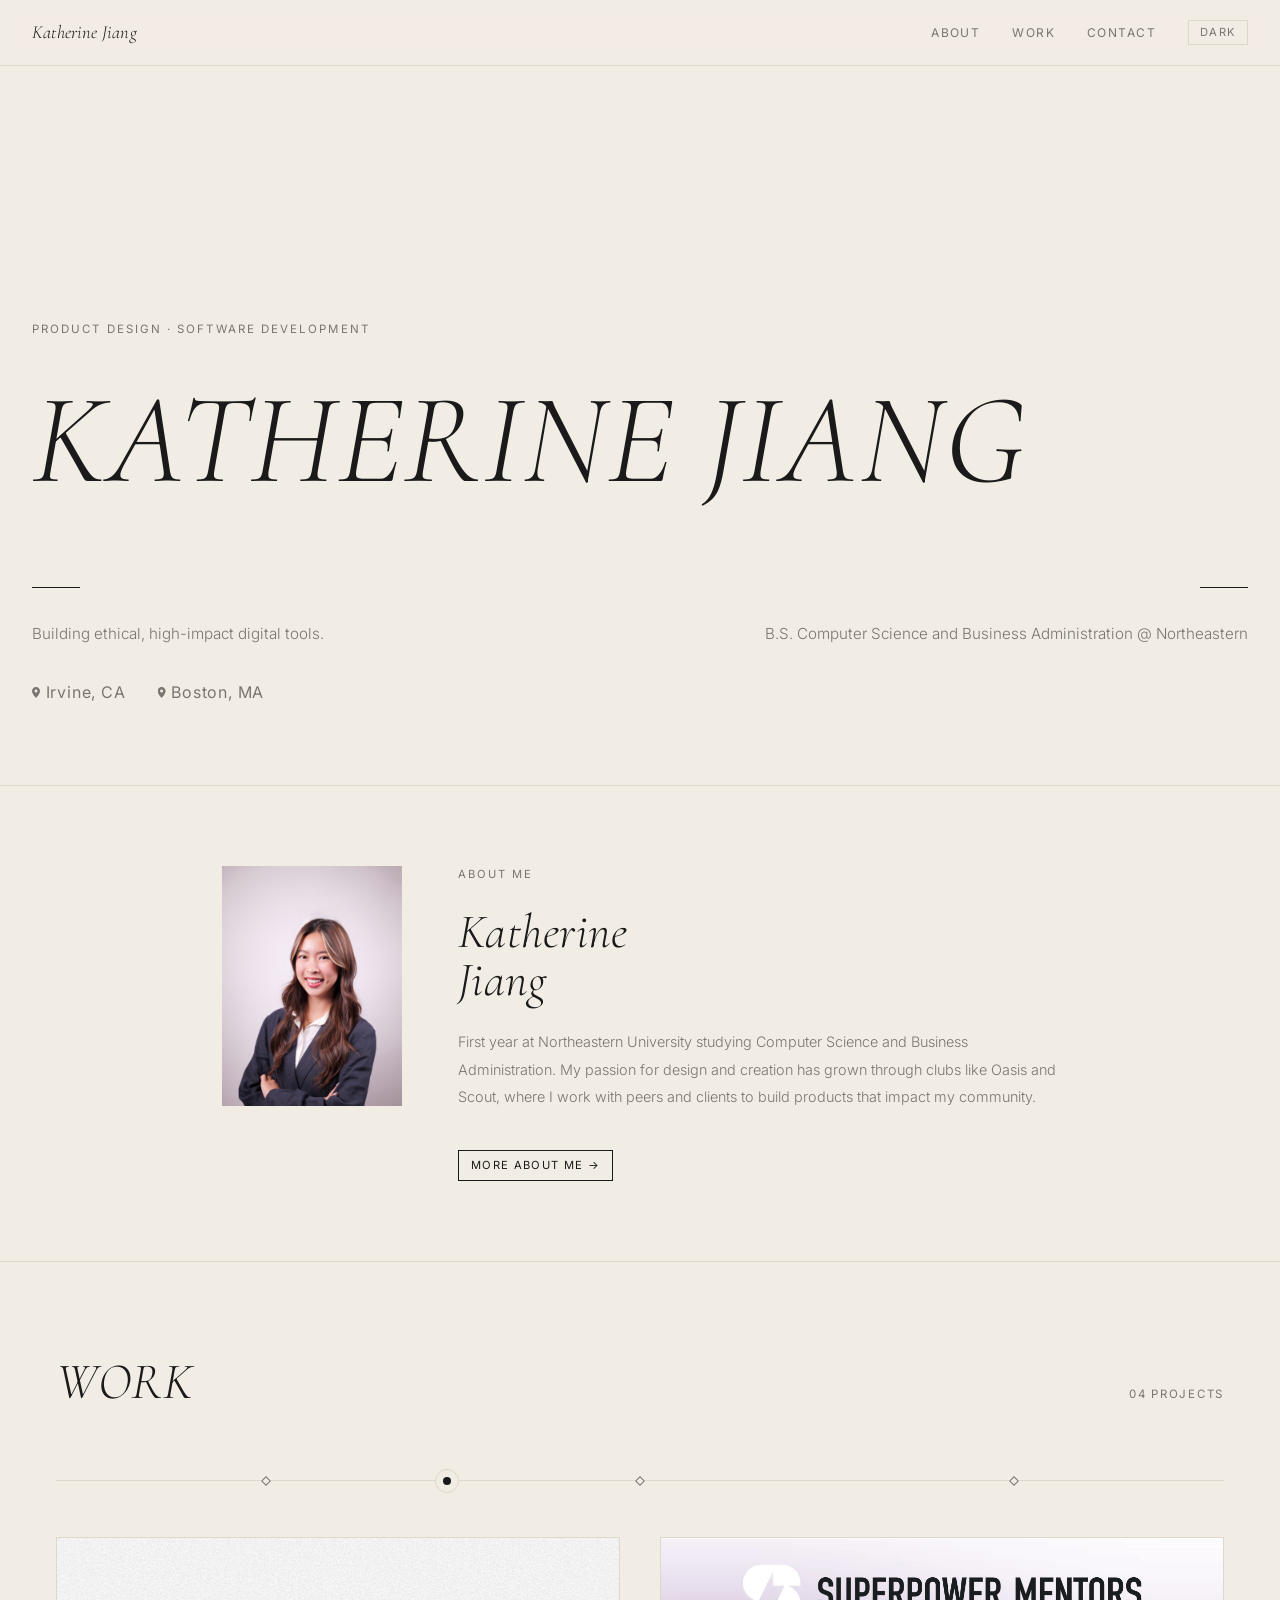
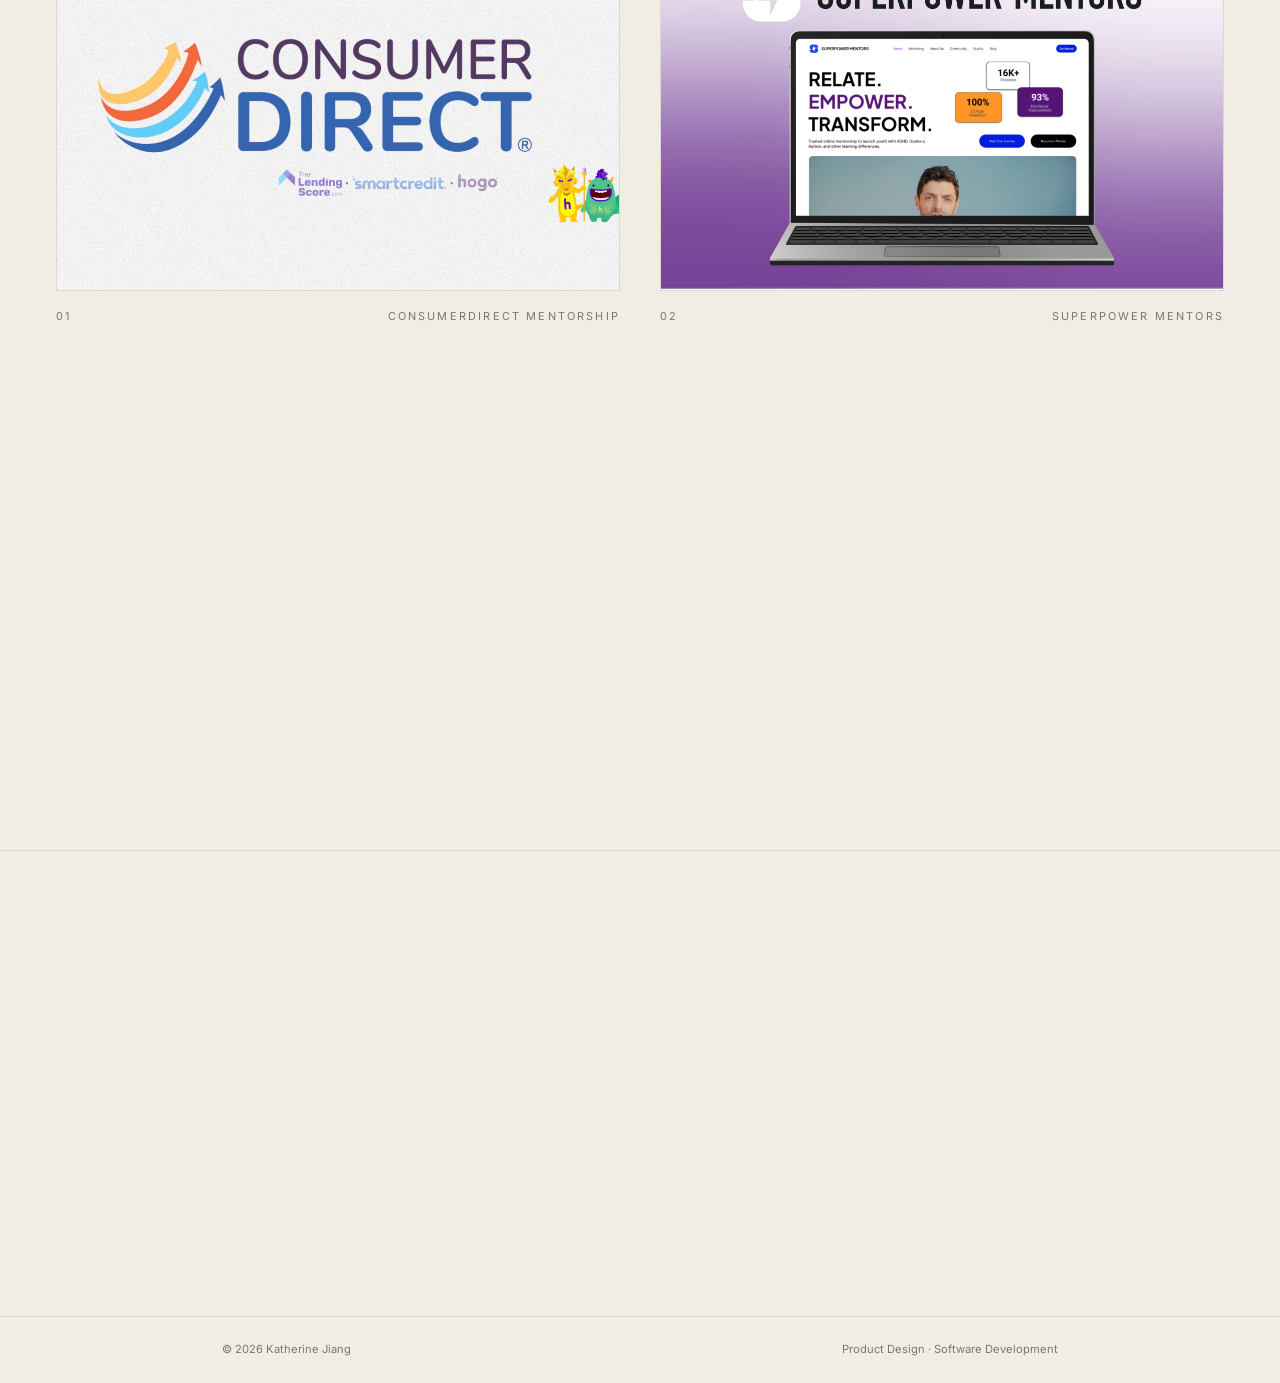
<file: index.html>
<!DOCTYPE html>
<html lang="en">
<head>
<meta charset="UTF-8"/>
<meta name="viewport" content="width=device-width,initial-scale=1"/>
<title>Katherine Jiang — Portfolio</title>
<meta name="description" content="Katherine Jiang — product designer and developer at Northeastern University. Building ethical, high-impact digital tools through UI/UX design and front-end development."/>
<link href="https://fonts.googleapis.com/css2?family=Playfair+Display:ital,wght@0,400;0,700;0,900;1,400;1,700&family=Inter:wght@300;400;500&family=Cormorant+Garamond:ital,wght@1,300;1,400&display=swap" rel="stylesheet"/>
<link rel="stylesheet" href="style.css"/>
</head>
<body>

<div id="loader"><div class="loader-initials">KJ</div></div>
<div id="progress"></div>

<nav>
  <div class="nav-inner">
    <a href="index.html" class="nav-name">Katherine Jiang</a>
    <div class="nav-right">
      <div class="nav-links">
        <a href="about.html">About</a>
        <a href="projects.html">Work</a>
        <a href="#contact">Contact</a>
      </div>
      <button class="dark-toggle" onclick="toggleDark()" id="darkBtn">Dark</button>
    </div>
  </div>
</nav>

<div class="hero fade-in">
  <div class="hero-eyebrow">Product Design · Software Development</div>
  <div style="margin:1.5rem 0 3rem 0">
    <h1 class="hero-title hero-title-inline">Katherine Jiang</h1>
  </div>
  <div class="hero-bottom">
    <div class="hero-sub-row">
      <div>
        <div class="hero-divider"></div>
        <p class="hero-sub">Building ethical, high-impact digital tools.</p>
      </div>
      <div>
        <div class="hero-divider" style="margin-left:auto"></div>
        <p class="hero-edu">B.S. Computer Science and Business Administration @ Northeastern</p>
      </div>
    </div>
    <div class="hero-meta">
      <span class="location-item">Irvine, CA</span>
      <span class="location-item">Boston, MA</span>
    </div>
  </div>
</div>

<section class="home-about">
  <div class="wrap">
    <div class="home-about-grid fade-in">
      <img src="katherine.jpg" alt="Katherine Jiang" class="home-about-img"/>
      <div>
        <div class="section-eyebrow">About Me</div>
        <div class="about-name">Katherine<br>Jiang</div>
        <p class="about-text">First year at Northeastern University studying Computer Science and Business Administration. My passion for design and creation has grown through clubs like Oasis and Scout, where I work with peers and clients to build products that impact my community.</p>
        <a href="about.html" class="proj-cta" style="display:inline-flex;margin-top:1.5rem">More About Me →</a>
      </div>
    </div>
  </div>
</section>

<section class="home-projects">
  <div class="work-wide">
    <div class="work-header fade-in">
      <h2 class="work-title">Work</h2>
      <span class="work-count">04 Projects</span>
    </div>

    <div class="work-rule fade-in">
      <i style="--x:18%"></i>
      <span class="dot" style="--x:33.5%"></span>
      <i style="--x:50%"></i>
      <i style="--x:82%"></i>
    </div>

    <div class="work-grid">

      <a href="cd-mentorship.html" class="work-card fade-in">
        <div class="work-card-img">
          <img src="cd-hero.jpg" alt="ConsumerDirect brand banner — the ConsumerDirect logo with its product family and Hogo mascot characters"/>
        </div>
        <div class="work-card-meta"><span>01</span><span>ConsumerDirect Mentorship</span></div>
      </a>

      <a href="superpower-mentors.html" class="work-card fade-in">
        <div class="work-card-img">
          <img src="scout-hero.jpg" alt="Superpower Mentors — brand banner showing the redesigned home page on a laptop"/>
        </div>
        <div class="work-card-meta"><span>02</span><span>Superpower Mentors</span></div>
      </a>

      <a href="emerald-city-pet-shelter.html" class="work-card fade-in">
        <div class="work-card-img">
          <img src="shelter-hero.jpg" alt="Emerald City Pet Shelter brand banner — Cookie's Dashboard shown on a laptop over a green paw-print pattern"/>
        </div>
        <div class="work-card-meta"><span>03</span><span>Emerald City Pet Shelter</span></div>
      </a>

      <a href="groove-scout.html" class="work-card fade-in">
        <div class="work-card-img">
          <img src="groove-scout-hero.jpg" alt="Groove Scout brand banner — the title and tagline Discover your next vinyl, framed by two grey vinyl records on a pale mint background"/>
        </div>
        <div class="work-card-meta"><span>04</span><span>Groove Scout</span></div>
      </a>

    </div>
  </div>
</section>

<section id="contact">
  <div class="wrap fade-in">
    <div class="contact-grid">
      <div>
        <div class="section-eyebrow">Contact</div>
        <div class="contact-big">Let's work<br><em>together.</em></div>
        <p class="contact-sub">Looking to leverage my technical foundation and business intuition to help teams build the next generation of ethical, high-impact digital tools.</p>
      </div>
      <div>
        <div class="contact-links">
          <a href="mailto:katherine.jiang07@gmail.com" class="contact-link">Email <span>katherine.jiang07@gmail.com →</span></a>
          <a href="https://www.linkedin.com/in/katherine-jiang-96b09b2a9/" target="_blank" class="contact-link">LinkedIn <span>View Profile →</span></a>
          <a href="https://github.com/katherjne" target="_blank" class="contact-link">GitHub <span>View Profile →</span></a>
          <a href="resume.pdf" download class="contact-link">Résumé <span>Download PDF →</span></a>
        </div>
      </div>
    </div>
  </div>
</section>

<footer>
  <div class="foot-inner">
    <span>© 2026 Katherine Jiang</span>
    <span>Product Design · Software Development</span>
  </div>
</footer>

<script>
window.addEventListener('load',()=>{
  if(localStorage.getItem('dark')==='1'){document.body.classList.add('dark');document.getElementById('darkBtn').textContent='Light'}
  setTimeout(()=>{document.getElementById('loader').classList.add('hide')},1200);
});
window.addEventListener('scroll',()=>{
  var s=document.documentElement.scrollTop;
  var h=document.documentElement.scrollHeight-window.innerHeight;
  document.getElementById('progress').style.width=(s/h*100)+'%';
});
var obs=new IntersectionObserver((entries)=>{
  entries.forEach(e=>{if(e.isIntersecting)e.target.classList.add('visible')});
},{threshold:.12});
document.querySelectorAll('.fade-in').forEach(el=>obs.observe(el));
setTimeout(()=>document.querySelector('.hero').classList.add('visible'),1300);
function toggleDark(){
  document.body.classList.toggle('dark');
  var isDark=document.body.classList.contains('dark');
  document.getElementById('darkBtn').textContent=isDark?'Light':'Dark';
  localStorage.setItem('dark',isDark?'1':'0');
}
</script>
</body>
</html>
</file>
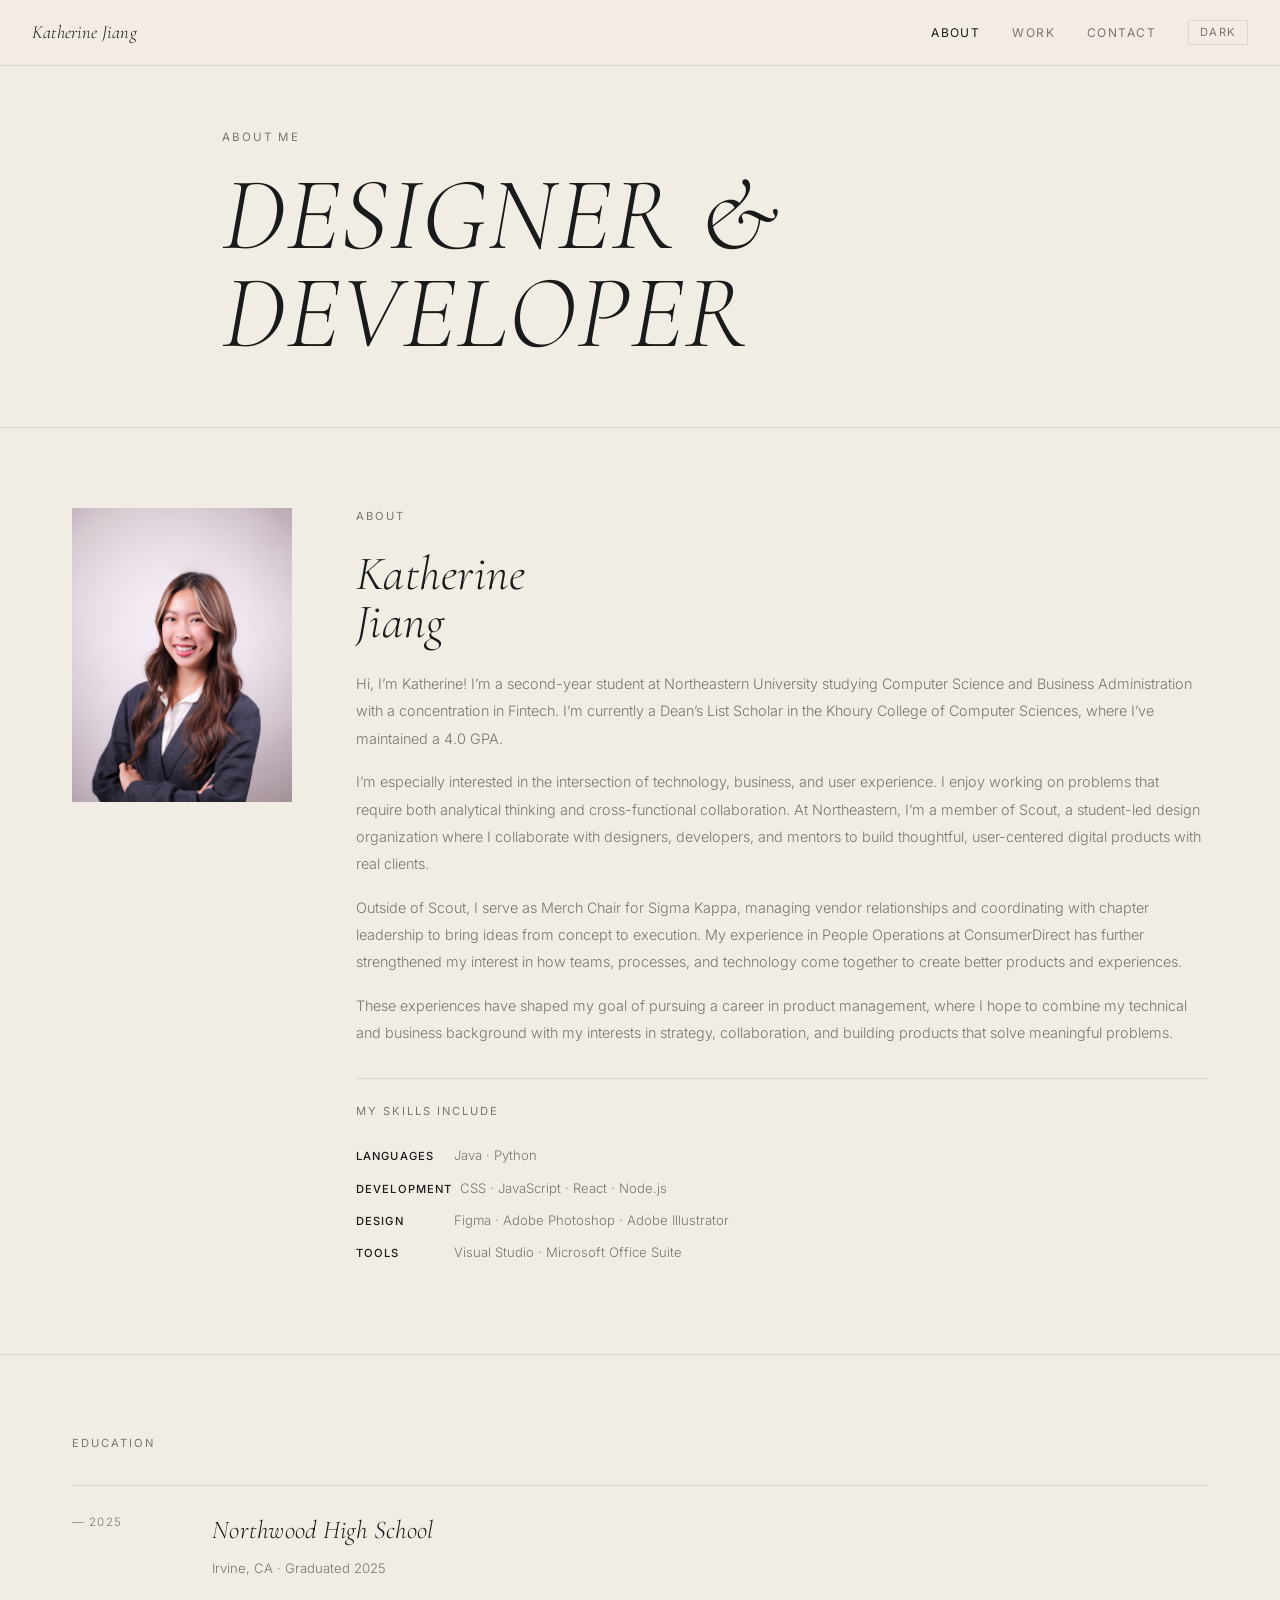
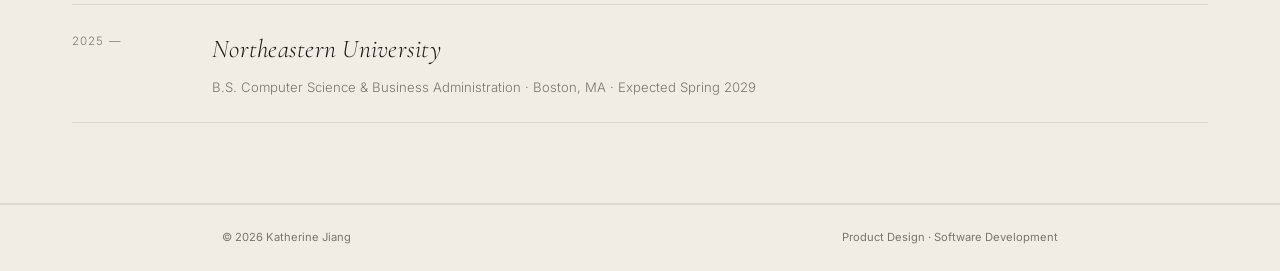
<file: about.html>
<!DOCTYPE html>
<html lang="en">
<head>
<meta charset="UTF-8"/>
<meta name="viewport" content="width=device-width,initial-scale=1"/>
<title>About — Katherine Jiang</title>
<meta name="description" content="About Katherine Jiang — first year at Northeastern University studying Computer Science and Business Administration, with a focus on UI/UX design and front-end development."/>
<link href="https://fonts.googleapis.com/css2?family=Playfair+Display:ital,wght@0,400;0,700;0,900;1,400;1,700&family=Inter:wght@300;400;500&family=Cormorant+Garamond:ital,wght@1,300;1,400&display=swap" rel="stylesheet"/>
<link rel="stylesheet" href="style.css"/>
</head>
<body>

<div id="loader"><div class="loader-initials">KJ</div></div>
<div id="progress"></div>

<nav>
  <div class="nav-inner">
    <a href="index.html" class="nav-name">Katherine Jiang</a>
    <div class="nav-right">
      <div class="nav-links">
        <a href="about.html" class="active">About</a>
        <a href="projects.html">Work</a>
        <a href="index.html#contact">Contact</a>
      </div>
      <button class="dark-toggle" onclick="toggleDark()" id="darkBtn">Dark</button>
    </div>
  </div>
</nav>

<section class="page-header fade-in">
  <div class="wrap">
    <div class="page-eyebrow">About Me</div>
    <h1 class="page-title">
      DESIGNER &amp;<br>DEVELOPER
    </h1>
  </div>
</section>

<section class="about-section">
  <div class="wide-wrap">
    <div class="about-grid fade-in">
      <img src="katherine.jpg" alt="Katherine Jiang" class="about-img"/>
      <div>
        <div class="section-eyebrow">About</div>
        <div class="about-name">Katherine<br>Jiang</div>
        <p class="about-text">Hi, I’m Katherine! I’m a second-year student at Northeastern University studying Computer Science and Business Administration with a concentration in Fintech. I’m currently a Dean’s List Scholar in the Khoury College of Computer Sciences, where I’ve maintained a 4.0 GPA.</p>
        <p class="about-text">I’m especially interested in the intersection of technology, business, and user experience. I enjoy working on problems that require both analytical thinking and cross-functional collaboration. At Northeastern, I’m a member of Scout, a student-led design organization where I collaborate with designers, developers, and mentors to build thoughtful, user-centered digital products with real clients.</p>
        <p class="about-text">Outside of Scout, I serve as Merch Chair for Sigma Kappa, managing vendor relationships and coordinating with chapter leadership to bring ideas from concept to execution. My experience in People Operations at ConsumerDirect has further strengthened my interest in how teams, processes, and technology come together to create better products and experiences.</p>
        <p class="about-text">These experiences have shaped my goal of pursuing a career in product management, where I hope to combine my technical and business background with my interests in strategy, collaboration, and building products that solve meaningful problems.</p>
        <div class="skills-block">
          <div class="section-eyebrow">My Skills Include</div>
          <div class="skills-row"><span class="skills-label">Languages</span><span class="skills-val">Java · Python</span></div>
          <div class="skills-row"><span class="skills-label">Development</span><span class="skills-val">CSS · JavaScript · React · Node.js</span></div>
          <div class="skills-row"><span class="skills-label">Design</span><span class="skills-val">Figma · Adobe Photoshop · Adobe Illustrator</span></div>
          <div class="skills-row"><span class="skills-label">Tools</span><span class="skills-val">Visual Studio · Microsoft Office Suite</span></div>
        </div>
      </div>
    </div>
  </div>
</section>

<section class="about-section">
  <div class="wide-wrap">
    <div class="timeline-section fade-in">
      <div class="section-eyebrow">Education</div>
      <div class="timeline">
        <div class="timeline-entry">
          <div class="timeline-year">— 2025</div>
          <div class="timeline-content">
            <div class="timeline-school">Northwood High School</div>
            <div class="timeline-detail">Irvine, CA · Graduated 2025</div>
          </div>
        </div>
        <div class="timeline-entry">
          <div class="timeline-year">2025 —</div>
          <div class="timeline-content">
            <div class="timeline-school">Northeastern University</div>
            <div class="timeline-detail">B.S. Computer Science &amp; Business Administration · Boston, MA · Expected Spring 2029</div>
          </div>
        </div>
      </div>
    </div>
  </div>
</section>

<footer>
  <div class="foot-inner">
    <span>© 2026 Katherine Jiang</span>
    <span>Product Design · Software Development</span>
  </div>
</footer>

<script>
window.addEventListener('load',()=>{
  if(localStorage.getItem('dark')==='1'){document.body.classList.add('dark');document.getElementById('darkBtn').textContent='Light'}
  setTimeout(()=>{document.getElementById('loader').classList.add('hide')},1200);
});
window.addEventListener('scroll',()=>{
  var s=document.documentElement.scrollTop;
  var h=document.documentElement.scrollHeight-window.innerHeight;
  document.getElementById('progress').style.width=(s/h*100)+'%';
});
var obs=new IntersectionObserver((entries)=>{
  entries.forEach(e=>{if(e.isIntersecting)e.target.classList.add('visible')});
},{threshold:.12});
document.querySelectorAll('.fade-in').forEach(el=>obs.observe(el));
setTimeout(()=>document.querySelector('.page-header').classList.add('visible'),1300);
function toggleDark(){
  document.body.classList.toggle('dark');
  var isDark=document.body.classList.contains('dark');
  document.getElementById('darkBtn').textContent=isDark?'Light':'Dark';
  localStorage.setItem('dark',isDark?'1':'0');
}
</script>
</body>
</html>
</file>
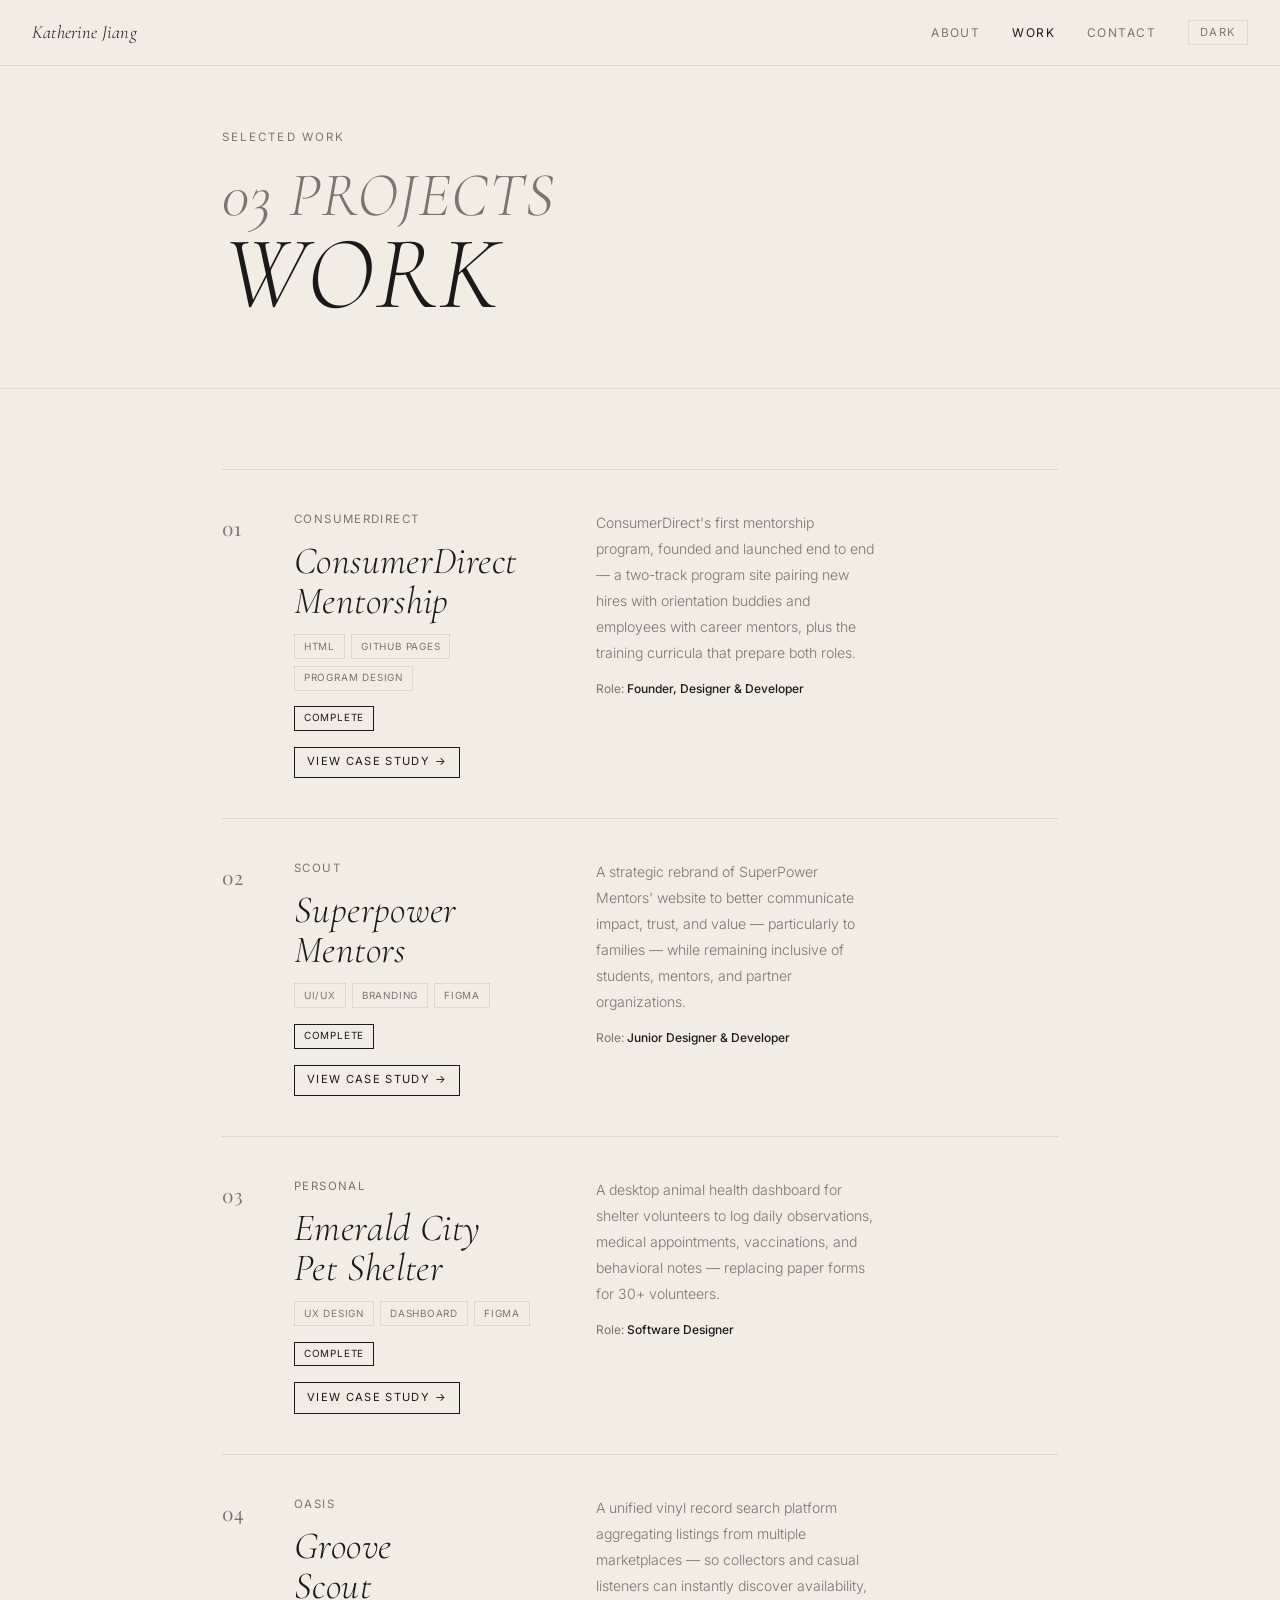
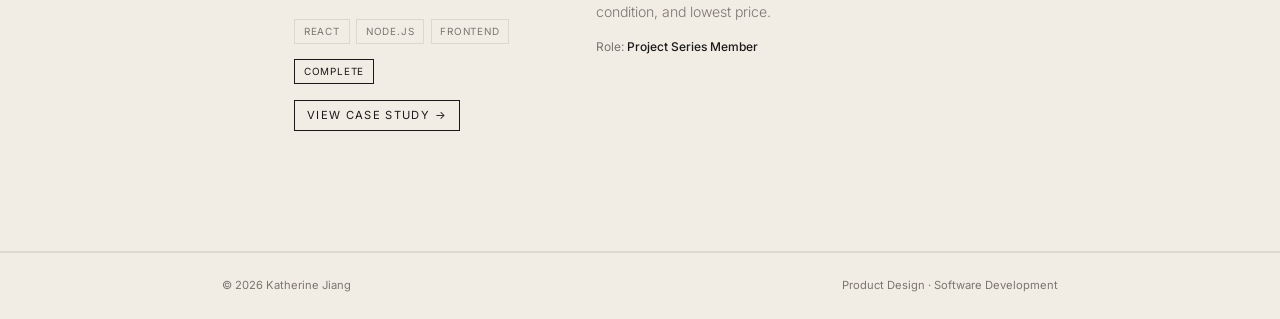
<file: projects.html>
<!DOCTYPE html>
<html lang="en">
<head>
<meta charset="UTF-8"/>
<meta name="viewport" content="width=device-width,initial-scale=1"/>
<title>Work — Katherine Jiang</title>
<meta name="description" content="Selected work by Katherine Jiang — UX design and front-end development projects including SuperPower Mentors, Groove Scout, and Emerald City Pet Shelter."/>
<link href="https://fonts.googleapis.com/css2?family=Playfair+Display:ital,wght@0,400;0,700;0,900;1,400;1,700&family=Inter:wght@300;400;500&family=Cormorant+Garamond:ital,wght@1,300;1,400&display=swap" rel="stylesheet"/>
<link rel="stylesheet" href="style.css"/>
</head>
<body>

<div id="loader"><div class="loader-initials">KJ</div></div>
<div id="progress"></div>

<nav>
  <div class="nav-inner">
    <a href="index.html" class="nav-name">Katherine Jiang</a>
    <div class="nav-right">
      <div class="nav-links">
        <a href="about.html">About</a>
        <a href="projects.html" class="active">Work</a>
        <a href="index.html#contact">Contact</a>
      </div>
      <button class="dark-toggle" onclick="toggleDark()" id="darkBtn">Dark</button>
    </div>
  </div>
</nav>

<section class="page-header fade-in">
  <div class="wrap">
    <div class="page-eyebrow">Selected Work</div>
    <h1 class="page-title">
      <span class="light">03 Projects</span>
      WORK
    </h1>
  </div>
</section>

<section class="project-list">
  <div class="wrap">

    <a href="cd-mentorship.html" class="project fade-in">
      <div class="proj-top">
        <div class="proj-num">01</div>
        <div>
          <div class="proj-org">ConsumerDirect</div>
          <h3 class="project-title">ConsumerDirect<br>Mentorship</h3>
          <div class="project-tags">
            <span class="tag">HTML</span><span class="tag">GitHub Pages</span><span class="tag">Program Design</span>
          </div>
          <span class="project-status complete">Complete</span>
          <div><span class="proj-cta">View Case Study →</span></div>
        </div>
        <div>
          <p class="project-desc">ConsumerDirect's first mentorship program, founded and launched end to end — a two-track program site pairing new hires with orientation buddies and employees with career mentors, plus the training curricula that prepare both roles.</p>
          <p class="proj-role">Role: <strong>Founder, Designer &amp; Developer</strong></p>
        </div>
      </div>
    </a>

    <a href="superpower-mentors.html" class="project fade-in">
      <div class="proj-top">
        <div class="proj-num">02</div>
        <div>
          <div class="proj-org">Scout</div>
          <h3 class="project-title">Superpower<br>Mentors</h3>
          <div class="project-tags">
            <span class="tag">UI/UX</span><span class="tag">Branding</span><span class="tag">Figma</span>
          </div>
          <span class="project-status complete">Complete</span>
          <div><span class="proj-cta">View Case Study →</span></div>
        </div>
        <div>
          <p class="project-desc">A strategic rebrand of SuperPower Mentors' website to better communicate impact, trust, and value — particularly to families — while remaining inclusive of students, mentors, and partner organizations.</p>
          <p class="proj-role">Role: <strong>Junior Designer &amp; Developer</strong></p>
        </div>
      </div>
    </a>

    <a href="emerald-city-pet-shelter.html" class="project fade-in">
      <div class="proj-top">
        <div class="proj-num">03</div>
        <div>
          <div class="proj-org">Personal</div>
          <h3 class="project-title">Emerald City<br>Pet Shelter</h3>
          <div class="project-tags">
            <span class="tag">UX Design</span><span class="tag">Dashboard</span><span class="tag">Figma</span>
          </div>
          <span class="project-status complete">Complete</span>
          <div><span class="proj-cta">View Case Study →</span></div>
        </div>
        <div>
          <p class="project-desc">A desktop animal health dashboard for shelter volunteers to log daily observations, medical appointments, vaccinations, and behavioral notes — replacing paper forms for 30+ volunteers.</p>
          <p class="proj-role">Role: <strong>Software Designer</strong></p>
        </div>
      </div>
    </a>

    <a href="groove-scout.html" class="project fade-in">
      <div class="proj-top">
        <div class="proj-num">04</div>
        <div>
          <div class="proj-org">Oasis</div>
          <h3 class="project-title">Groove<br>Scout</h3>
          <div class="project-tags">
            <span class="tag">React</span><span class="tag">Node.js</span><span class="tag">Frontend</span>
          </div>
          <span class="project-status complete">Complete</span>
          <div><span class="proj-cta">View Case Study →</span></div>
        </div>
        <div>
          <p class="project-desc">A unified vinyl record search platform aggregating listings from multiple marketplaces — so collectors and casual listeners can instantly discover availability, condition, and lowest price.</p>
          <p class="proj-role">Role: <strong>Project Series Member</strong></p>
        </div>
      </div>
    </a>

  </div>
</section>

<footer>
  <div class="foot-inner">
    <span>© 2026 Katherine Jiang</span>
    <span>Product Design · Software Development</span>
  </div>
</footer>

<script>
window.addEventListener('load',()=>{
  if(localStorage.getItem('dark')==='1'){document.body.classList.add('dark');document.getElementById('darkBtn').textContent='Light'}
  setTimeout(()=>{document.getElementById('loader').classList.add('hide')},1200);
});
window.addEventListener('scroll',()=>{
  var s=document.documentElement.scrollTop;
  var h=document.documentElement.scrollHeight-window.innerHeight;
  document.getElementById('progress').style.width=(s/h*100)+'%';
});
var obs=new IntersectionObserver((entries)=>{
  entries.forEach(e=>{if(e.isIntersecting)e.target.classList.add('visible')});
},{threshold:.12});
document.querySelectorAll('.fade-in').forEach(el=>obs.observe(el));
setTimeout(()=>document.querySelector('.page-header').classList.add('visible'),1300);
function toggleDark(){
  document.body.classList.toggle('dark');
  var isDark=document.body.classList.contains('dark');
  document.getElementById('darkBtn').textContent=isDark?'Light':'Dark';
  localStorage.setItem('dark',isDark?'1':'0');
}
</script>
</body>
</html>
</file>
<file: style.css>
*{margin:0;padding:0;box-sizing:border-box}
:root{--cream:#F2EDE4;--black:#1a1a1a;--gray:#7a7570;--light-gray:#ddd8ce;--max:900px;--bg:var(--cream);--fg:var(--black);--navh:66px;--cs-max:1560px;--cs-pad:3.5rem;--accent-light:#571477;--accent-dark:#c39ade}
html{scroll-behavior:smooth}
body{font-family:'Inter',sans-serif;background:var(--bg);color:var(--fg);line-height:1.6;transition:background .4s,color .4s}
/* --accent resolves per mode. Pages override --accent-light/--accent-dark inline
   on <body>; never set --accent directly there or it defeats the dark switch. */
body{--accent:var(--accent-light)}
body.dark{--bg:#1a1917;--fg:#F2EDE4;--light-gray:#333;--gray:#9a9590;--accent:var(--accent-dark)}
a{color:inherit;text-decoration:none}

/* LOADER */
#loader{position:fixed;inset:0;background:var(--black);display:flex;align-items:center;justify-content:center;z-index:1000;transition:opacity .6s}
#loader.hide{opacity:0;pointer-events:none}
.loader-initials{font-family:'Playfair Display',serif;font-size:4rem;font-weight:900;color:#F2EDE4;letter-spacing:.1em;animation:pulse 1s ease-in-out infinite}
@keyframes pulse{0%,100%{opacity:1}50%{opacity:.3}}

/* PROGRESS BAR */
#progress{position:fixed;top:0;left:0;height:2px;background:var(--fg);z-index:200;width:0%;transition:width .1s linear}

/* NAV */
nav{position:fixed;top:0;left:0;right:0;z-index:100;background:rgba(242,237,228,0.95);backdrop-filter:blur(6px);border-bottom:1px solid var(--light-gray);transition:background .4s}
body.dark nav{background:rgba(26,25,23,0.95)}
.nav-inner{margin:0 auto;padding:1.1rem 2rem;display:flex;justify-content:space-between;align-items:center}
.nav-name{font-family:'Cormorant Garamond',serif;font-style:italic;font-weight:300;font-size:1.15rem;letter-spacing:.01em}
.nav-right{display:flex;align-items:center;gap:2rem}
.nav-links{display:flex;gap:2rem;font-size:.75rem;letter-spacing:.12em;text-transform:uppercase}
.nav-links a{color:var(--gray);transition:color .2s}
.nav-links a:hover,.nav-links a.active{color:var(--fg)}
.dark-toggle{background:none;border:1px solid var(--light-gray);color:var(--gray);font-size:.7rem;letter-spacing:.1em;text-transform:uppercase;padding:.3rem .7rem;cursor:pointer;transition:all .2s;font-family:'Inter',sans-serif}
.dark-toggle:hover{border-color:var(--fg);color:var(--fg)}

.wrap{max-width:var(--max);margin:0 auto;padding:0 2rem}
.wide-wrap{max-width:1200px;margin:0 auto;padding:0 2rem}

/* FADE IN ON SCROLL */
.fade-in{opacity:0;transform:translateY(24px);transition:opacity .7s ease,transform .7s ease}
.fade-in.visible{opacity:1;transform:none}

/* HERO */
.hero{min-height:auto;display:flex;flex-direction:column;justify-content:flex-end;padding-bottom:5rem;padding-top:20rem;padding-left:2rem;padding-right:2rem;border-bottom:1px solid var(--light-gray)}
.hero-eyebrow{font-size:.72rem;letter-spacing:.18em;text-transform:uppercase;color:var(--gray);margin-bottom:1.2rem;width:100%}
.hero-title{font-family:'Playfair Display',serif;font-weight:900;line-height:.92;letter-spacing:-.01em;margin-bottom:.5rem;font-size:clamp(4rem,11.5vw,11.5vw);width:100%;text-align:left}
.hero-title .light{font-family:'Cormorant Garamond',serif;font-weight:300;font-style:italic;display:block;color:var(--gray);letter-spacing:.02em;font-size:.58em}
.hero-title-inline{font-family:'Cormorant Garamond',serif;font-style:italic;font-weight:300;text-transform:uppercase;letter-spacing:.01em;font-size:clamp(3rem,10vw,9rem);white-space:nowrap}
.hero-bottom{width:100%}
.hero-divider{width:48px;height:1px;background:var(--fg);margin:2rem 0;transition:background .4s}
.hero-sub-row{display:flex;justify-content:space-between;align-items:baseline;gap:2rem;width:100%}
.hero-sub{font-size:.95rem;color:var(--gray);max-width:none;white-space:nowrap;line-height:1.8;font-weight:300}
.hero-edu{font-size:.95rem;color:var(--gray);white-space:nowrap;line-height:1.8;font-weight:300;text-align:right}
.hero-meta{display:flex;gap:2rem;margin-top:2rem;font-size:1rem;color:var(--gray);letter-spacing:.05em}
.location-item{display:inline-flex;align-items:center;gap:.35rem}
.location-item::before{content:'';display:inline-block;width:8px;height:11px;background-color:currentColor;clip-path:path('M4 0C1.79 0 0 1.79 0 4C0 7 4 11 4 11C4 11 8 7 8 4C8 1.79 6.21 0 4 0ZM4 5.5C3.17 5.5 2.5 4.83 2.5 4C2.5 3.17 3.17 2.5 4 2.5C4.83 2.5 5.5 3.17 5.5 4C5.5 4.83 4.83 5.5 4 5.5Z');flex-shrink:0}

/* PAGE HEADER (about / projects pages) */
.page-header{padding:8rem 0 4rem;border-bottom:1px solid var(--light-gray)}
.page-eyebrow{font-size:.72rem;letter-spacing:.18em;text-transform:uppercase;color:var(--gray);margin-bottom:1.2rem}
.page-title{font-family:'Cormorant Garamond',serif;font-style:italic;font-weight:300;text-transform:uppercase;font-size:clamp(3.4rem,8.5vw,6.5rem);line-height:.95;letter-spacing:.01em}
.page-title .light{font-family:'Cormorant Garamond',serif;font-weight:300;font-style:italic;display:block;color:var(--gray);letter-spacing:.02em;font-size:.6em}

/* HOME ABOUT TEASER */
.home-about{padding:5rem 0;border-bottom:1px solid var(--light-gray)}
.home-about-grid{display:grid;grid-template-columns:180px 1fr;gap:3.5rem;align-items:start}
.home-about-img{width:100%;aspect-ratio:3/4;object-fit:cover;object-position:top}

/* HOME PROJECTS */
.home-projects{padding:5rem 0;border-bottom:1px solid var(--light-gray)}
a.project{display:block}

/* HOME WORK GRID — image-led project cards */
.work-wide{max-width:1560px;margin:0 auto;padding:0 3.5rem}
.work-rule{position:relative;height:1px;background:var(--light-gray);margin:2.5rem 0 3.5rem}
.work-rule i{position:absolute;top:50%;left:var(--x);width:7px;height:7px;background:var(--bg);border:1px solid var(--gray);transform:translate(-50%,-50%) rotate(45deg);transition:background .4s}
.work-rule .dot{position:absolute;top:50%;left:var(--x);width:24px;height:24px;border-radius:50%;border:1px solid var(--light-gray);background:var(--bg);transform:translate(-50%,-50%);display:flex;align-items:center;justify-content:center;transition:background .4s}
.work-rule .dot::after{content:'';width:8px;height:8px;border-radius:50%;background:var(--fg);transition:background .4s}

.work-grid{display:grid;grid-template-columns:1fr 1fr;gap:3.5rem 2.5rem}
.work-card{display:block}
.work-card-img{border:1px solid var(--light-gray);overflow:hidden}
.work-card-img img{width:100%;aspect-ratio:16/10;object-fit:cover;display:block;transition:transform .6s ease}
.work-card:hover .work-card-img img{transform:scale(1.03)}
.work-card-meta{display:flex;justify-content:space-between;align-items:baseline;gap:1rem;margin-top:1.1rem;font-size:.68rem;letter-spacing:.2em;text-transform:uppercase;color:var(--gray);transition:color .25s}
.work-card:hover .work-card-meta{color:var(--fg)}
.work-ph{aspect-ratio:16/10;border:1px dashed var(--gray);display:flex;flex-direction:column;align-items:center;justify-content:center;gap:.5rem;text-align:center;padding:2rem;color:var(--gray);transition:border-color .25s}
.work-card:hover .work-ph{border-color:var(--fg)}
.work-ph .ph-title{font-size:.62rem;letter-spacing:.18em;text-transform:uppercase;color:var(--fg)}
.work-ph .ph-note{font-size:.73rem;font-weight:300;line-height:1.65;max-width:32ch}

@media(max-width:820px){
  .work-wide{padding:0 2rem}
  .work-grid{grid-template-columns:1fr;gap:2.5rem}
  .work-rule .dot,.work-rule i{display:none}
}

/* ABOUT */
.about-section{padding:5rem 0;border-bottom:1px solid var(--light-gray)}
.about-grid{display:grid;grid-template-columns:220px 1fr;gap:4rem;align-items:start}
.about-img{width:100%;aspect-ratio:3/4;object-fit:cover;object-position:top}
.section-eyebrow{font-size:.7rem;letter-spacing:.18em;text-transform:uppercase;color:var(--gray);margin-bottom:1.5rem}
.about-name{font-family:'Cormorant Garamond',serif;font-style:italic;font-size:3rem;font-weight:300;letter-spacing:.01em;line-height:1;margin-bottom:1.5rem}
.about-text{font-size:.9rem;line-height:1.9;color:var(--gray);font-weight:300;margin-bottom:1rem}
.skills-block{margin-top:2rem;border-top:1px solid var(--light-gray);padding-top:1.5rem}
.skills-row{display:flex;gap:.5rem;align-items:baseline;margin-bottom:.7rem;font-size:.82rem}
.skills-label{font-weight:500;min-width:90px;font-size:.7rem;letter-spacing:.1em;text-transform:uppercase}
.skills-val{color:var(--gray);font-weight:300}

/* TIMELINE */
.timeline-section{padding-top:0}
.timeline{margin-top:2rem}
.timeline-entry{display:grid;grid-template-columns:100px 1fr;gap:2.5rem;padding:1.5rem 0;border-bottom:1px solid var(--light-gray);align-items:start}
.timeline-entry:first-child{border-top:1px solid var(--light-gray)}
.timeline-year{font-size:.72rem;letter-spacing:.1em;color:var(--gray);padding-top:.2rem;font-weight:300}
.timeline-school{font-family:'Cormorant Garamond',serif;font-style:italic;font-size:1.6rem;font-weight:300;letter-spacing:.01em;margin-bottom:.4rem}
.timeline-detail{font-size:.82rem;color:var(--gray);font-weight:300;line-height:1.7}

/* PROJECT LIST (projects.html + case-study intro lists) */
.project-list{padding:5rem 0;border-bottom:1px solid var(--light-gray)}

/* HOME WORK SECTION HEADER */
.work-header{display:flex;justify-content:space-between;align-items:baseline;margin-bottom:3.5rem}
.work-title{font-family:'Cormorant Garamond',serif;font-style:italic;font-size:3.2rem;font-weight:300;text-transform:uppercase;letter-spacing:.01em}
.work-count{font-size:.72rem;letter-spacing:.15em;text-transform:uppercase;color:var(--gray)}

.project{border-top:1px solid var(--light-gray);padding:2.5rem 0;cursor:pointer;transition:padding-left .25s,padding-right .25s,background .25s}
.project:hover{background:rgba(0,0,0,0.025);padding-left:.75rem;padding-right:.75rem}
body.dark .project:hover{background:rgba(255,255,255,0.03)}
.proj-top{display:grid;grid-template-columns:3rem 1fr 1fr 160px;gap:1.5rem;align-items:start}
.proj-thumb{width:100%;aspect-ratio:4/3;object-fit:cover;border-radius:2px;opacity:.75;transition:opacity .25s}
.project:hover .proj-thumb{opacity:1}
.proj-num{font-family:'Playfair Display',serif;font-size:1.2rem;font-weight:400;color:var(--gray);padding-top:.2rem}
.project-title{font-family:'Cormorant Garamond',serif;font-style:italic;font-size:2.4rem;font-weight:300;letter-spacing:.01em;line-height:1.05;margin-bottom:.8rem}
.proj-org{font-size:.72rem;letter-spacing:.12em;text-transform:uppercase;color:var(--gray);margin-bottom:.8rem}
.project-tags{display:flex;flex-wrap:wrap;gap:.4rem;margin-bottom:.8rem}
.tag{font-size:.62rem;letter-spacing:.08em;text-transform:uppercase;padding:.22rem .55rem;border:1px solid var(--light-gray);color:var(--gray)}
.project-status{font-size:.62rem;letter-spacing:.08em;text-transform:uppercase;padding:.22rem .55rem;background:var(--fg);color:var(--bg);display:inline-block;transition:background .4s,color .4s}
.project-status.complete{background:transparent;border:1px solid var(--fg);color:var(--fg)}
.project-desc{font-size:.88rem;line-height:1.85;color:var(--gray);font-weight:300}
.proj-role{font-size:.75rem;color:var(--gray);margin-top:.8rem}
.proj-role strong{color:var(--fg);font-weight:500}
.proj-cta{display:inline-flex;align-items:center;gap:.4rem;margin-top:1rem;font-size:.7rem;letter-spacing:.12em;text-transform:uppercase;color:var(--fg);border:1px solid var(--fg);padding:.35rem .75rem;transition:background .2s,color .2s}
.project:hover .proj-cta{background:var(--fg);color:var(--bg)}

/* DETAIL */
.detail-panel{display:none;background:var(--black);color:#F2EDE4;margin-top:0}
body.dark .detail-panel{background:#111}
.detail-panel.open{display:block;animation:slideDown .4s ease}
@keyframes slideDown{from{opacity:0;transform:translateY(-10px)}to{opacity:1;transform:none}}
.detail-inner{padding:2.5rem}
.detail-cols{display:grid;grid-template-columns:1fr 1fr;gap:2.5rem;margin-bottom:2rem}
.detail-panel h3{font-family:'Cormorant Garamond',serif;font-style:italic;font-size:1.55rem;font-weight:300;letter-spacing:.01em;margin-bottom:1rem}
.detail-panel p{font-size:.83rem;line-height:1.85;color:#bbb8b0;font-weight:300}
.detail-step{display:flex;gap:.75rem;margin-bottom:.6rem}
.step-num{font-size:.7rem;color:#666;min-width:1.4rem;padding-top:.1rem}
.step-text{font-size:.8rem;line-height:1.65;color:#bbb8b0}
.img-grid{display:grid;grid-template-columns:repeat(3,1fr);gap:.6rem;margin-top:1.5rem}
.img-grid.two{grid-template-columns:1fr 1fr}
.img-item p{font-size:.6rem;letter-spacing:.1em;text-transform:uppercase;color:#666;margin-bottom:.35rem}
.img-item img{width:100%;display:block;border-radius:2px;cursor:zoom-in}
.img-full{grid-column:1/-1}
.proto-link{display:inline-block;margin-top:1.2rem;font-size:.7rem;letter-spacing:.12em;text-transform:uppercase;color:#F2EDE4;border:1px solid #555;padding:.45rem .9rem;transition:background .2s}
.proto-link:hover{background:#222}
.close-btn{font-size:.68rem;letter-spacing:.12em;text-transform:uppercase;color:#666;cursor:pointer;text-align:right;padding-top:1.5rem}
.close-btn:hover{color:#F2EDE4}

/* LIGHTBOX */
#lightbox{position:fixed;inset:0;z-index:500;background:rgba(26,25,23,0.6);backdrop-filter:blur(12px);-webkit-backdrop-filter:blur(12px);display:flex;align-items:center;justify-content:center;opacity:0;pointer-events:none;transition:opacity .3s}
#lightbox.open{opacity:1;pointer-events:all}
#lightbox-img{max-width:90vw;max-height:88vh;object-fit:contain;border-radius:2px;box-shadow:0 8px 40px rgba(0,0,0,0.6)}
#lightbox-close{position:absolute;top:1.5rem;right:1.5rem;color:#fff;font-size:.68rem;letter-spacing:.12em;text-transform:uppercase;cursor:pointer;padding:.45rem .9rem;border:1px solid #555;transition:background .2s}
#lightbox-close:hover{background:rgba(255,255,255,0.1)}
#lightbox-caption{position:absolute;bottom:1.5rem;left:50%;transform:translateX(-50%);color:#999;font-size:.65rem;letter-spacing:.1em;text-transform:uppercase}

/* CONTACT */
#contact{padding:5rem 0}
.contact-grid{display:grid;grid-template-columns:1fr 1fr;gap:4rem;align-items:start}
.contact-big{font-family:'Cormorant Garamond',serif;font-style:italic;font-size:clamp(2.5rem,5.5vw,4.5rem);font-weight:300;letter-spacing:.01em;line-height:1;margin-bottom:1.5rem}
.contact-big em{font-style:italic;font-weight:400;color:var(--gray)}
.contact-sub{font-size:.83rem;color:var(--gray);line-height:1.85;font-weight:300;max-width:300px}
.contact-links{border-top:1px solid var(--light-gray)}
.contact-link{display:flex;justify-content:space-between;align-items:center;padding:.9rem 0;border-bottom:1px solid var(--light-gray);font-size:.82rem;transition:padding-left .2s}
.contact-link:hover{padding-left:.4rem}
.contact-link span{font-size:.72rem;color:var(--gray)}

footer{border-top:1px solid var(--light-gray);padding:1.5rem 0}
.foot-inner{max-width:var(--max);margin:0 auto;padding:0 2rem;display:flex;justify-content:space-between;font-size:.7rem;color:var(--gray)}

@media(max-width:640px){
  .about-grid{grid-template-columns:1fr}
  .proj-top{grid-template-columns:2rem 1fr}
  .proj-top>:nth-child(3){grid-column:2}
  .proj-thumb{display:none}
  .detail-cols,.contact-grid,.teaser-grid{grid-template-columns:1fr}
  .img-grid{grid-template-columns:1fr 1fr}
}

/* ============================================================
   CASE STUDY — long-form project pages
   Tokens (--navh, --cs-max, --cs-pad, --accent-*) live in :root at the
   top of this file. Per-page accents go inline on <body> as a PAIR,
   e.g. style="--accent-light:#3864AE;--accent-dark:#5CD3F5"
   ============================================================ */
.cs-navspace{height:var(--navh)}
.cs-wrap{max-width:var(--cs-max);margin:0 auto;padding:0 var(--cs-pad)}

/* CONTENTS BAR */
.cs-contents{position:sticky;top:var(--navh);z-index:90;background:var(--bg);border-bottom:1px solid var(--light-gray);transition:background .4s}
.cs-contents-inner{max-width:var(--cs-max);margin:0 auto;padding:.8rem var(--cs-pad);display:flex;gap:1.8rem;align-items:center;overflow-x:auto;scrollbar-width:none}
.cs-contents-inner::-webkit-scrollbar{display:none}
.cs-contents a{font-size:.64rem;letter-spacing:.13em;text-transform:uppercase;color:var(--gray);white-space:nowrap;transition:color .2s}
.cs-contents a:hover,.cs-contents a.active{color:var(--fg)}
.cs-contents a .n{color:var(--accent);margin-right:.4rem}
.cs-contents .cs-back{margin-left:auto;padding-left:1.5rem}

/* HERO */
.cs-hero{padding:5rem 0 3rem}
.cs-eyebrow{font-size:.68rem;letter-spacing:.18em;text-transform:uppercase;color:var(--gray);margin-bottom:2.5rem}
.cs-statement{font-family:'Cormorant Garamond',serif;font-style:italic;font-weight:300;font-size:clamp(2.3rem,5.6vw,5.2rem);line-height:1.06;letter-spacing:.01em;max-width:24ch;margin-bottom:3.5rem}
.cs-statement .em{color:var(--accent)}

/* METADATA */
.cs-meta{display:grid;grid-template-columns:repeat(auto-fit,minmax(180px,1fr));gap:2.5rem;border-top:1px solid var(--light-gray);padding-top:1.75rem}
.cs-meta-label{font-size:.6rem;letter-spacing:.16em;text-transform:uppercase;color:var(--gray);margin-bottom:.55rem}
.cs-meta-val{font-size:.85rem;line-height:1.7;font-weight:300}

/* SECTIONS — sticky left rail + wide content column */
.cs-section{padding:5.5rem 0;border-top:1px solid var(--light-gray);scroll-margin-top:calc(var(--navh) + 60px)}
.cs-grid{display:grid;grid-template-columns:240px 1fr;gap:5rem;align-items:start}
.cs-rail{position:sticky;top:calc(var(--navh) + 75px)}
.cs-num{display:block;font-size:.66rem;letter-spacing:.16em;color:var(--accent);margin-bottom:.8rem}
.cs-heading{font-family:'Cormorant Garamond',serif;font-style:italic;font-weight:300;font-size:clamp(1.9rem,2.8vw,2.7rem);letter-spacing:.01em;line-height:1}
.cs-lede{font-size:clamp(1.1rem,1.4vw,1.4rem);line-height:1.7;font-weight:300;max-width:46ch;margin-bottom:1.6rem}
.cs-body{font-size:.92rem;line-height:1.95;color:var(--gray);font-weight:300;max-width:68ch;margin-bottom:1.1rem}
.cs-body em,.cs-lede em{color:var(--fg);font-style:italic}

/* CALLOUT BOXES */
.cs-boxes{display:grid;grid-template-columns:repeat(3,1fr);gap:1.5rem;margin-top:3rem}
.cs-boxes.two{grid-template-columns:1fr 1fr}
.cs-box{border:1px solid var(--light-gray);padding:1.8rem}
.cs-box-label{font-size:.6rem;letter-spacing:.16em;text-transform:uppercase;color:var(--accent);margin-bottom:.8rem}
.cs-box-title{font-family:'Cormorant Garamond',serif;font-style:italic;font-weight:300;font-size:1.5rem;line-height:1.1;margin-bottom:.7rem}
.cs-box p{font-size:.82rem;line-height:1.8;color:var(--gray);font-weight:300}

/* STAT */
.cs-stat{display:grid;grid-template-columns:auto 1fr;gap:3rem;align-items:center;border-top:1px solid var(--light-gray);border-bottom:1px solid var(--light-gray);padding:2.75rem 0;margin:3rem 0}
.cs-stat-num{font-family:'Cormorant Garamond',serif;font-style:italic;font-weight:300;font-size:clamp(2.8rem,6vw,5rem);line-height:1;color:var(--accent);white-space:nowrap}
.cs-stat-text{font-size:.88rem;line-height:1.85;color:var(--gray);font-weight:300;max-width:46ch}

/* FIGURES */
.cs-figure{margin-top:3rem}
.cs-figure img{width:100%;display:block;cursor:zoom-in}
.cs-cap{display:flex;gap:.6rem;font-size:.6rem;letter-spacing:.14em;text-transform:uppercase;color:var(--gray);margin-top:.8rem}
.cs-cap .n{color:var(--accent)}

/* full-bleed: edge to edge, caption pulled back to the grid */
.cs-bleed{width:100%;margin:0}
.cs-bleed .cs-figure{margin-top:0}
.cs-bleed .cs-cap{max-width:var(--cs-max);margin:.8rem auto 0;padding:0 var(--cs-pad)}

/* inset: inside .cs-wrap, hairline border */
.cs-inset img{border:1px solid var(--light-gray)}
.cs-inset.narrow{max-width:1100px}

.cs-figrow{display:grid;grid-template-columns:1fr 1fr;gap:1.5rem;margin-top:3rem}
.cs-figrow.three{grid-template-columns:repeat(3,1fr)}
.cs-figrow .cs-figure{margin-top:0}

/* PLACEHOLDER (awaiting real asset) */
.cs-placeholder{display:flex;flex-direction:column;align-items:center;justify-content:center;gap:.5rem;aspect-ratio:16/9;border:1px dashed var(--gray);color:var(--gray);text-align:center;padding:2rem}
.cs-placeholder .ph-title{font-size:.66rem;letter-spacing:.16em;text-transform:uppercase;color:var(--accent)}
.cs-placeholder .ph-note{font-size:.75rem;font-weight:300;line-height:1.7;max-width:38ch}
.cs-placeholder.sm{max-width:520px;aspect-ratio:16/10;padding:1.4rem;gap:.4rem}
.cs-placeholder.sm .ph-title{font-size:.6rem}
.cs-placeholder.sm .ph-note{font-size:.7rem;line-height:1.65}

/* LINK BUTTON */
.cs-link{display:inline-flex;align-items:center;gap:.4rem;margin-top:1.6rem;font-size:.67rem;letter-spacing:.13em;text-transform:uppercase;border:1px solid var(--fg);padding:.5rem .9rem;transition:background .2s,color .2s}
.cs-link:hover{background:var(--fg);color:var(--bg)}

/* NEXT PROJECT */
.cs-next{border-top:1px solid var(--light-gray);padding:3.5rem 0}
.cs-next a{display:flex;justify-content:space-between;align-items:baseline;gap:2rem;transition:padding-left .25s}
.cs-next a:hover{padding-left:.5rem}
.cs-next-title{font-family:'Cormorant Garamond',serif;font-style:italic;font-weight:300;font-size:clamp(1.7rem,3.5vw,2.5rem);letter-spacing:.01em}
.cs-next-label{font-size:.63rem;letter-spacing:.16em;text-transform:uppercase;color:var(--gray);white-space:nowrap}

@media(max-width:1100px){
  :root{--cs-pad:2rem}
  .cs-grid{grid-template-columns:1fr;gap:2rem}
  .cs-rail{position:static}
  .cs-boxes{grid-template-columns:1fr 1fr}
}
@media(max-width:760px){
  .cs-boxes,.cs-boxes.two,.cs-figrow,.cs-figrow.three{grid-template-columns:1fr}
  .cs-stat{grid-template-columns:1fr;gap:1rem}
  .cs-next a{flex-direction:column;gap:.5rem}
}
</file>
